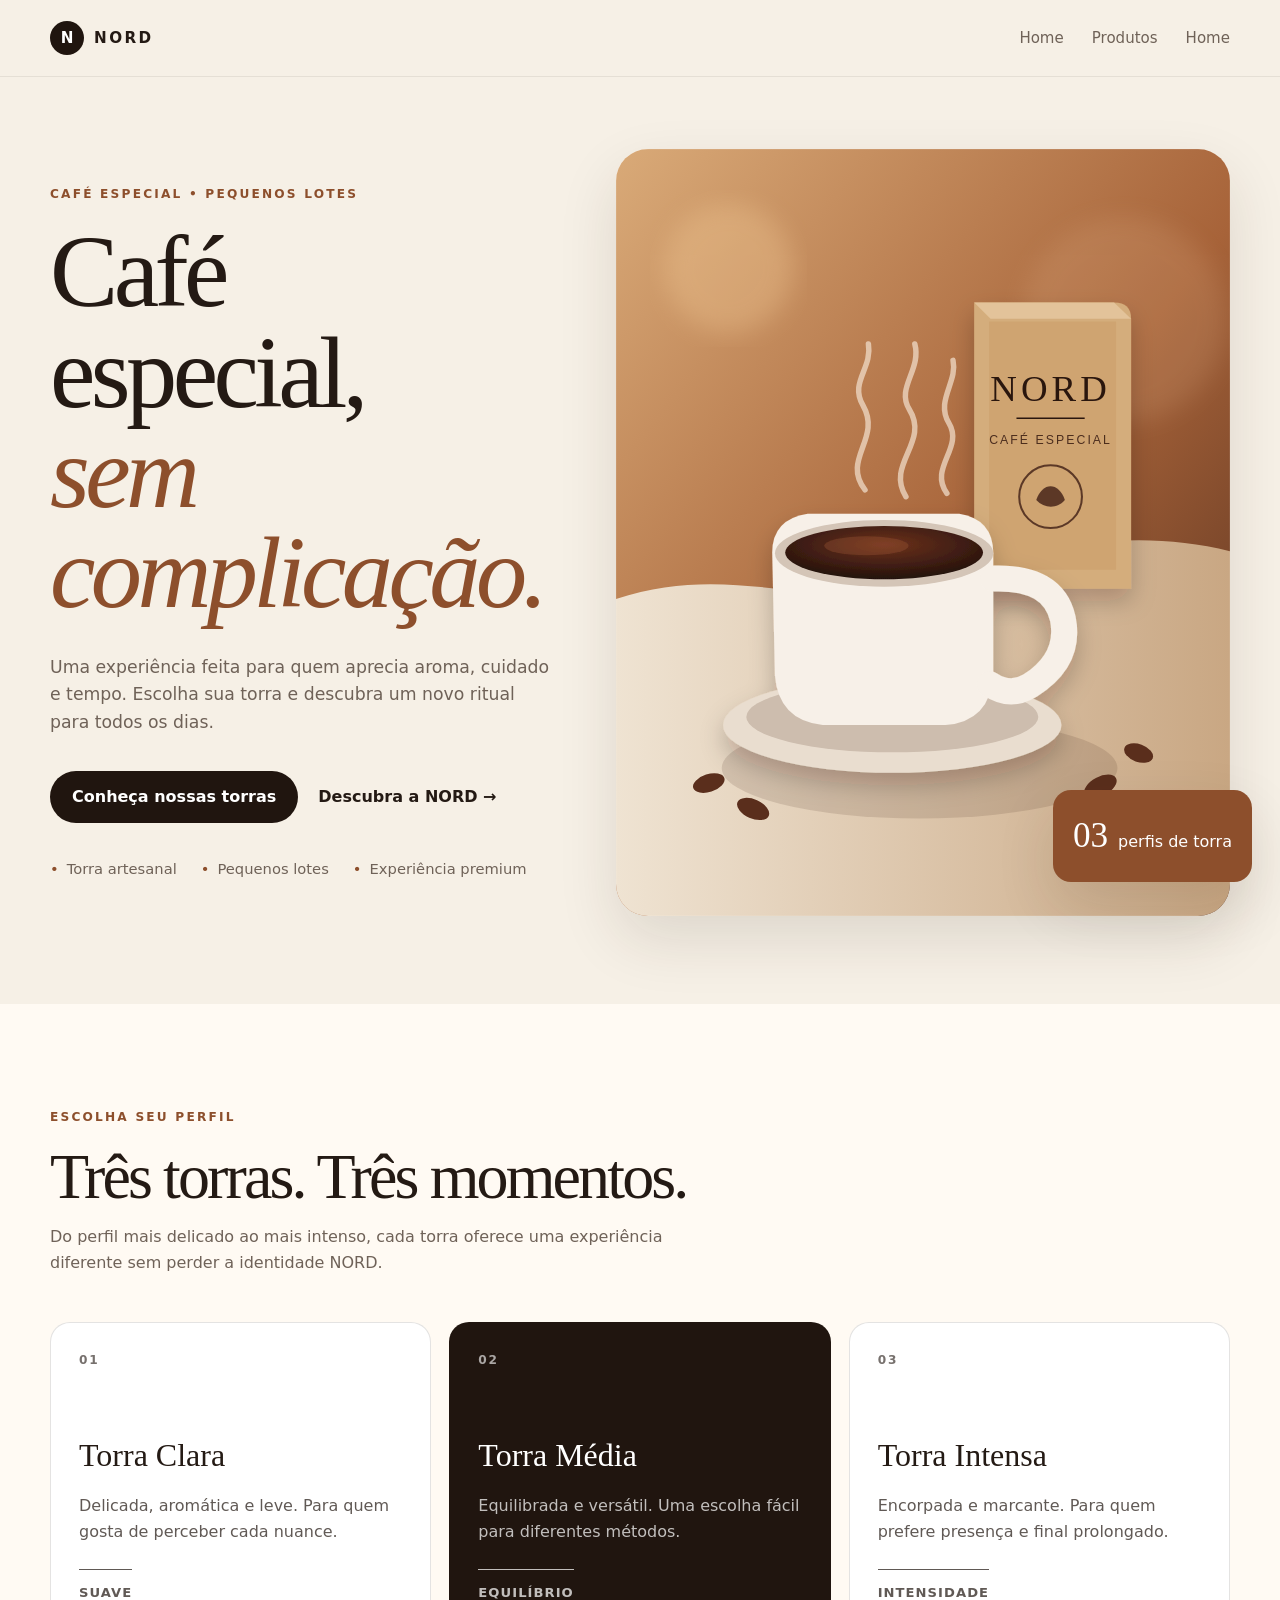
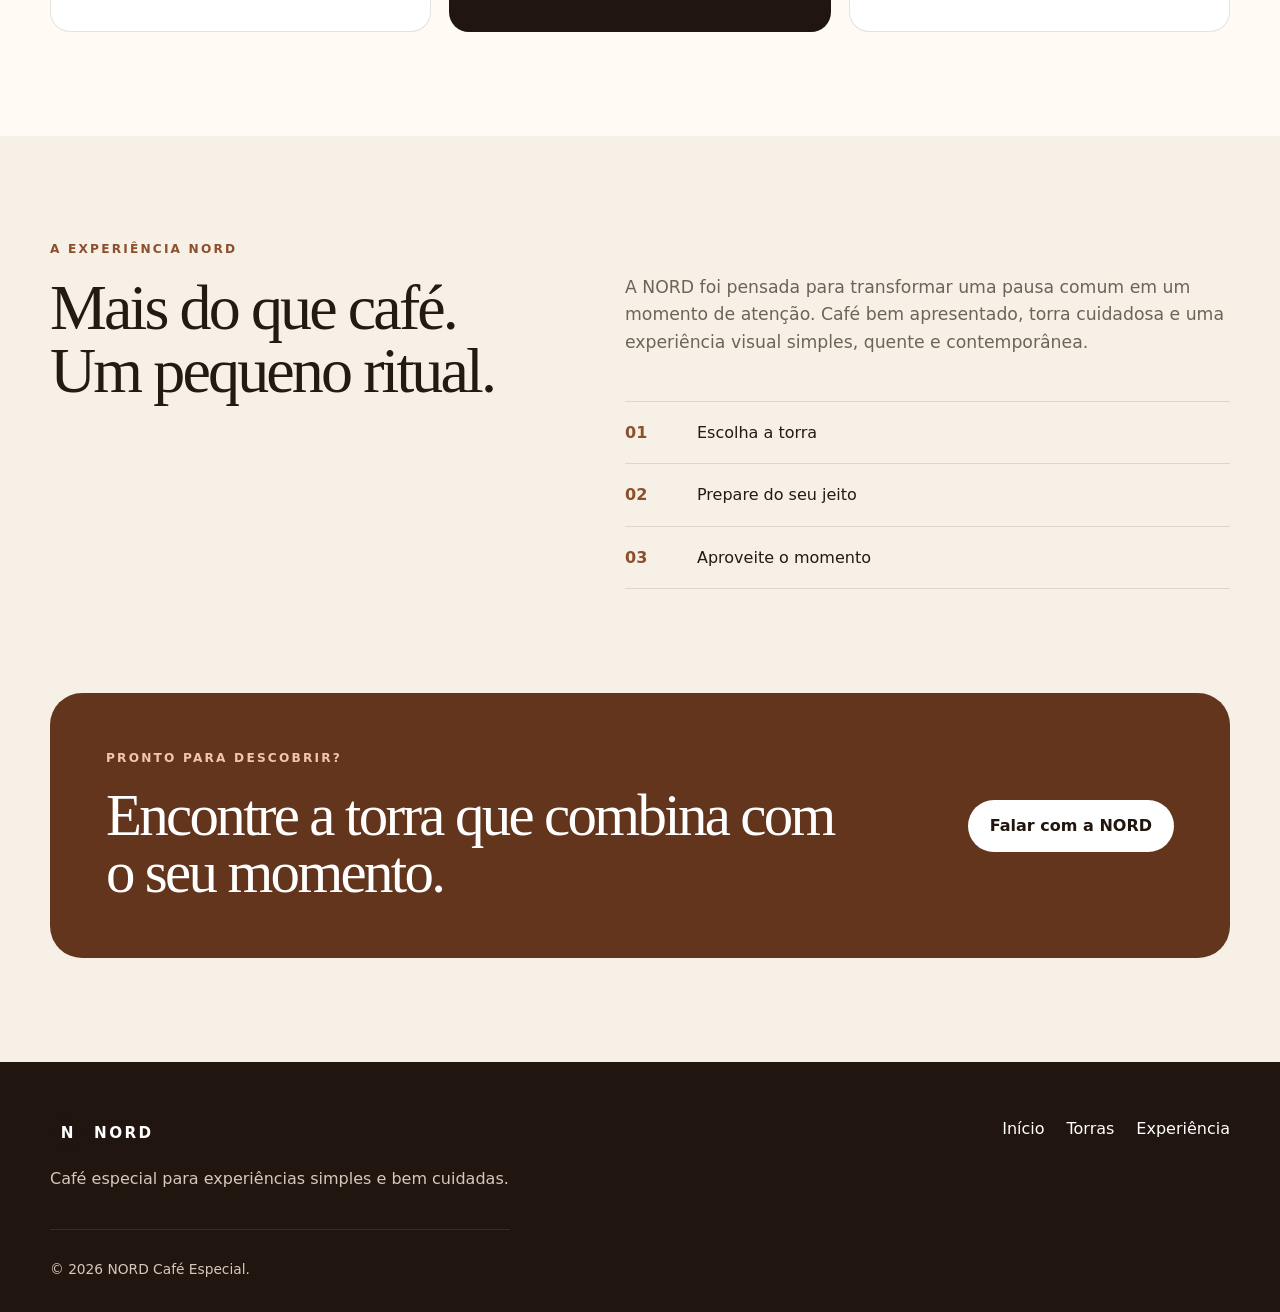
<file: index.html>
<!DOCTYPE html>
<html lang="pt-BR">
<head>
  <meta charset="UTF-8" />
  <meta name="viewport" content="width=device-width, initial-scale=1.0" />
  <meta
    name="description"
    content="NORD Café Especial — uma experiência de café premium, acolhedora e contemporânea."
  />
  <title>NORD — Café Especial</title>

  <link rel="icon" href="assets/images/favicon.svg" type="image/svg+xml" />
  <link rel="stylesheet" href="assets/css/style.css" />
</head>

<body>
  <header class="site-header">
    <div class="container nav-wrapper">
      <a class="brand" href="#inicio" aria-label="NORD - início">
        <span class="brand-mark">N</span>
        <span>NORD</span>
      </a>

      <button
        class="menu-toggle"
        type="button"
        aria-label="Abrir menu"
        aria-expanded="false"
        aria-controls="main-menu"
      >
        <span></span>
        <span></span>
      </button>

      <nav id="main-menu" class="main-nav" aria-label="Navegação principal">
        <a href="index.html">Home</a>
        <a href="produtos.html">Produtos</a>
        <a href="torras.html">Home</a>
      </nav>
    </div>
  </header>

  <main>
    <section class="hero" id="inicio">
      <div class="container hero-grid">
        <div class="hero-copy">
          <p class="eyebrow">CAFÉ ESPECIAL • PEQUENOS LOTES</p>

          <h1>
            Café especial,
            <span>sem complicação.</span>
          </h1>

          <p class="hero-text">
            Uma experiência feita para quem aprecia aroma, cuidado e tempo.
            Escolha sua torra e descubra um novo ritual para todos os dias.
          </p>

          <div class="hero-actions">
            <a class="button button-primary" href="#torras">Conheça nossas torras</a>
            <a class="text-link" href="#origem">Descubra a NORD →</a>
          </div>

          <ul class="hero-highlights" aria-label="Destaques da marca">
            <li>Torra artesanal</li>
            <li>Pequenos lotes</li>
            <li>Experiência premium</li>
          </ul>
        </div>

        <div class="hero-visual">
          <div class="image-frame">
            <img
              src="assets/images/cafe-nord.svg"
              alt="Xícara de café quente ao lado de uma embalagem NORD"
            />
          </div>
          <div class="floating-note">
            <span class="note-number">03</span>
            <span>perfis de torra</span>
          </div>
        </div>
      </div>
    </section>

    <section class="section section-soft" id="torras">
      <div class="container">
        <div class="section-heading">
          <p class="eyebrow">ESCOLHA SEU PERFIL</p>
          <h2>Três torras. Três momentos.</h2>
          <p>
            Do perfil mais delicado ao mais intenso, cada torra oferece uma
            experiência diferente sem perder a identidade NORD.
          </p>
        </div>

        <div class="cards-grid">
          <article class="coffee-card">
            <span class="card-number">01</span>
            <h3>Torra Clara</h3>
            <p>Delicada, aromática e leve. Para quem gosta de perceber cada nuance.</p>
            <span class="card-tag">Suave</span>
          </article>

          <article class="coffee-card featured">
            <span class="card-number">02</span>
            <h3>Torra Média</h3>
            <p>Equilibrada e versátil. Uma escolha fácil para diferentes métodos.</p>
            <span class="card-tag">Equilíbrio</span>
          </article>

          <article class="coffee-card">
            <span class="card-number">03</span>
            <h3>Torra Intensa</h3>
            <p>Encorpada e marcante. Para quem prefere presença e final prolongado.</p>
            <span class="card-tag">Intensidade</span>
          </article>
        </div>
      </div>
    </section>

    <section class="section" id="origem">
      <div class="container story-grid">
        <div>
          <p class="eyebrow">A EXPERIÊNCIA NORD</p>
          <h2>Mais do que café. Um pequeno ritual.</h2>
        </div>

        <div class="story-copy">
          <p>
            A NORD foi pensada para transformar uma pausa comum em um momento
            de atenção. Café bem apresentado, torra cuidadosa e uma experiência
            visual simples, quente e contemporânea.
          </p>

          <div class="story-points">
            <div>
              <strong>01</strong>
              <span>Escolha a torra</span>
            </div>
            <div>
              <strong>02</strong>
              <span>Prepare do seu jeito</span>
            </div>
            <div>
              <strong>03</strong>
              <span>Aproveite o momento</span>
            </div>
          </div>
        </div>
      </div>
    </section>

    <section class="contact-section" id="contato">
      <div class="container contact-card">
        <div>
          <p class="eyebrow eyebrow-light">PRONTO PARA DESCOBRIR?</p>
          <h2>Encontre a torra que combina com o seu momento.</h2>
        </div>
        <a class="button button-light" href="mailto:contato@nord.exemplo">
          Falar com a NORD
        </a>
      </div>
    </section>
  </main>

  <footer class="site-footer">
    <div class="container footer-grid">
      <div>
        <a class="brand brand-footer" href="#inicio">
          <span class="brand-mark">N</span>
          <span>NORD</span>
        </a>
        <p>Café especial para experiências simples e bem cuidadas.</p>
      </div>

      <div class="footer-links">
        <a href="#inicio">Início</a>
        <a href="#torras">Torras</a>
        <a href="#origem">Experiência</a>
      </div>

      <p class="copyright">
        © <span id="current-year"></span> NORD Café Especial.
      </p>
    </div>
  </footer>

  <script src="assets/js/main.js"></script>
</body>
</html>
</file>
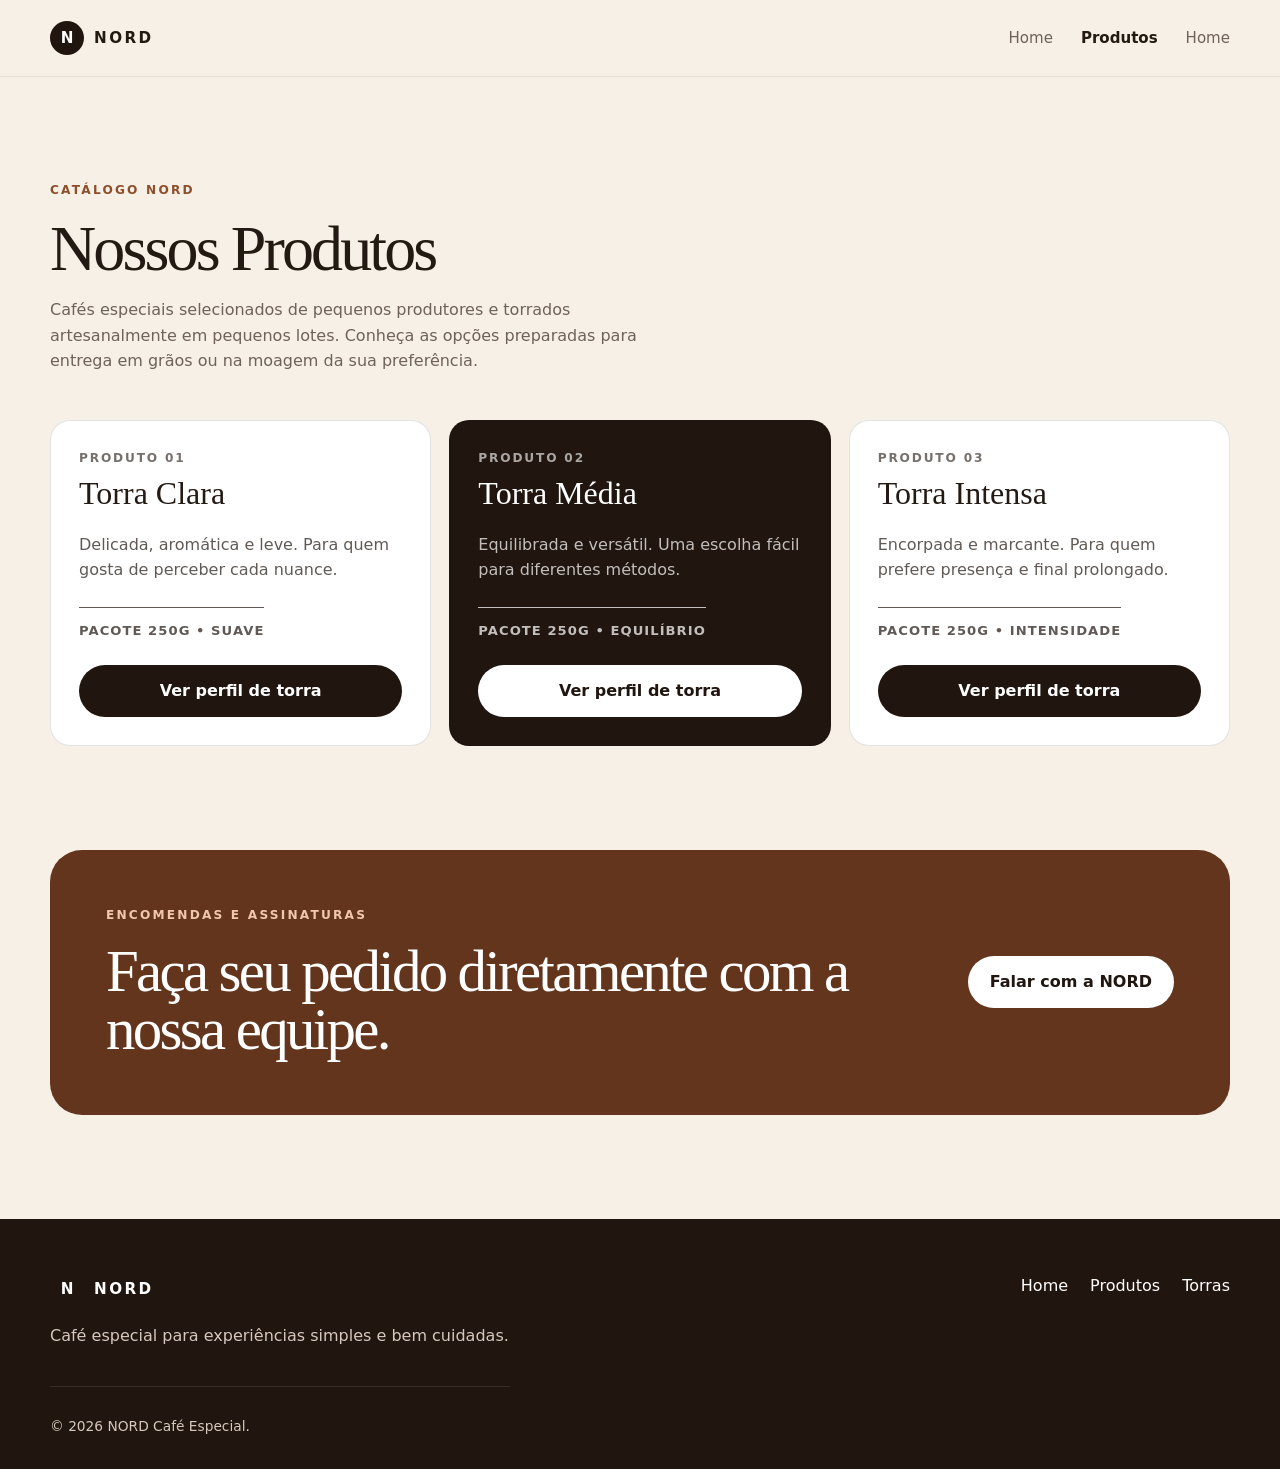
<file: produtos.html>
<!DOCTYPE html>
<html lang="pt-BR">
<head>
  <meta charset="UTF-8" />
  <meta name="viewport" content="width=device-width, initial-scale=1.0" />
  <meta
    name="description"
    content="Produtos NORD — Conheça nossos cafés especiais em grãos ou moídos, disponíveis nos três perfis de torra artesanal."
  />
  <title>Produtos — NORD Café Especial</title>

  <link rel="icon" href="assets/images/favicon.svg" type="image/svg+xml" />
  <link rel="stylesheet" href="assets/css/style.css" />
</head>

<body>
  <header class="site-header">
    <div class="container nav-wrapper">
      <a class="brand" href="index.html" aria-label="NORD - início">
        <span class="brand-mark">N</span>
        <span>NORD</span>
      </a>

      <button
        class="menu-toggle"
        type="button"
        aria-label="Abrir menu"
        aria-expanded="false"
        aria-controls="main-menu"
      >
        <span></span>
        <span></span>
      </button>

      <nav id="main-menu" class="main-nav" aria-label="Navegação principal">
        <a href="index.html">Home</a>
        <a href="produtos.html" class="active">Produtos</a>
        <a href="torras.html">Home</a>
      </nav>
    </div>
  </header>

  <main>
    <section class="section">
      <div class="container">
        <div class="section-heading">
          <p class="eyebrow">CATÁLOGO NORD</p>
          <h1>Nossos Produtos</h1>
          <p>
            Cafés especiais selecionados de pequenos produtores e torrados artesanalmente em pequenos lotes.
            Conheça as opções preparadas para entrega em grãos ou na moagem da sua preferência.
          </p>
        </div>

        <div class="cards-grid">
          <!-- Produto Torra Clara -->
          <article class="coffee-card" id="torra-clara">
            <span class="card-number">PRODUTO 01</span>
            <h3>Torra Clara</h3>
            <p>Delicada, aromática e leve. Para quem gosta de perceber cada nuance.</p>
            <span class="card-tag">Pacote 250g • Suave</span>
            <div class="card-action">
              <a class="button button-primary" href="torras.html#torra-clara">Ver perfil de torra</a>
            </div>
          </article>

          <!-- Produto Torra Média -->
          <article class="coffee-card featured" id="torra-media">
            <span class="card-number">PRODUTO 02</span>
            <h3>Torra Média</h3>
            <p>Equilibrada e versátil. Uma escolha fácil para diferentes métodos.</p>
            <span class="card-tag">Pacote 250g • Equilíbrio</span>
            <div class="card-action">
              <a class="button button-light" href="torras.html#torra-media">Ver perfil de torra</a>
            </div>
          </article>

          <!-- Produto Torra Intensa -->
          <article class="coffee-card" id="torra-intensa">
            <span class="card-number">PRODUTO 03</span>
            <h3>Torra Intensa</h3>
            <p>Encorpada e marcante. Para quem prefere presença e final prolongado.</p>
            <span class="card-tag">Pacote 250g • Intensidade</span>
            <div class="card-action">
              <a class="button button-primary" href="torras.html#torra-intensa">Ver perfil de torra</a>
            </div>
          </article>
        </div>
      </div>
    </section>

    <!-- Aviso sobre integração de e-commerce / pedidos -->
    <section class="contact-section">
      <div class="container contact-card">
        <div>
          <p class="eyebrow eyebrow-light">ENCOMENDAS E ASSINATURAS</p>
          <h2>Faça seu pedido diretamente com a nossa equipe.</h2>
        </div>
        <a class="button button-light" href="mailto:contato@nord.exemplo">
          Falar com a NORD
        </a>
      </div>
    </section>
  </main>

  <footer class="site-footer">
    <div class="container footer-grid">
      <div>
        <a class="brand brand-footer" href="index.html">
          <span class="brand-mark">N</span>
          <span>NORD</span>
        </a>
        <p>Café especial para experiências simples e bem cuidadas.</p>
      </div>

      <div class="footer-links">
        <a href="index.html">Home</a>
        <a href="produtos.html">Produtos</a>
        <a href="torras.html">Torras</a>
      </div>

      <p class="copyright">
        © <span id="current-year"></span> NORD Café Especial.
      </p>
    </div>
  </footer>

  <script src="assets/js/main.js"></script>
</body>
</html>
</file>
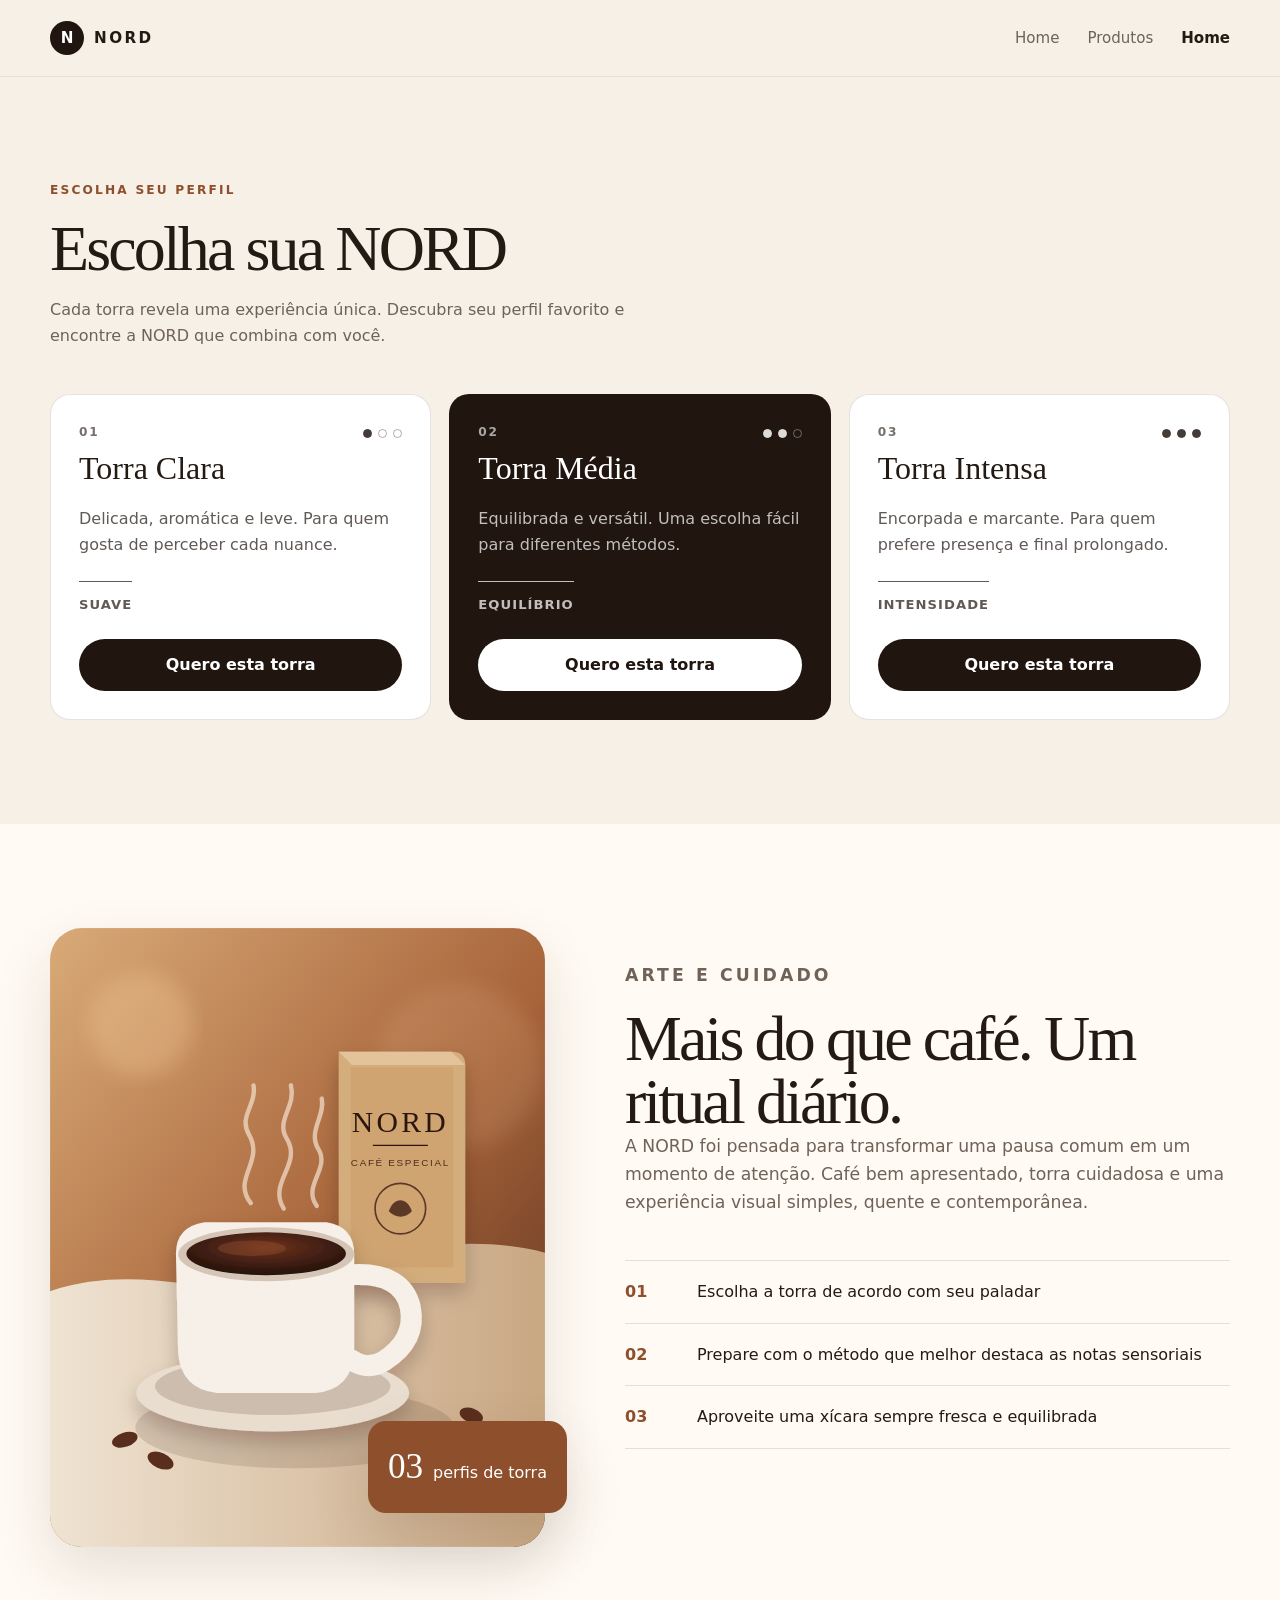
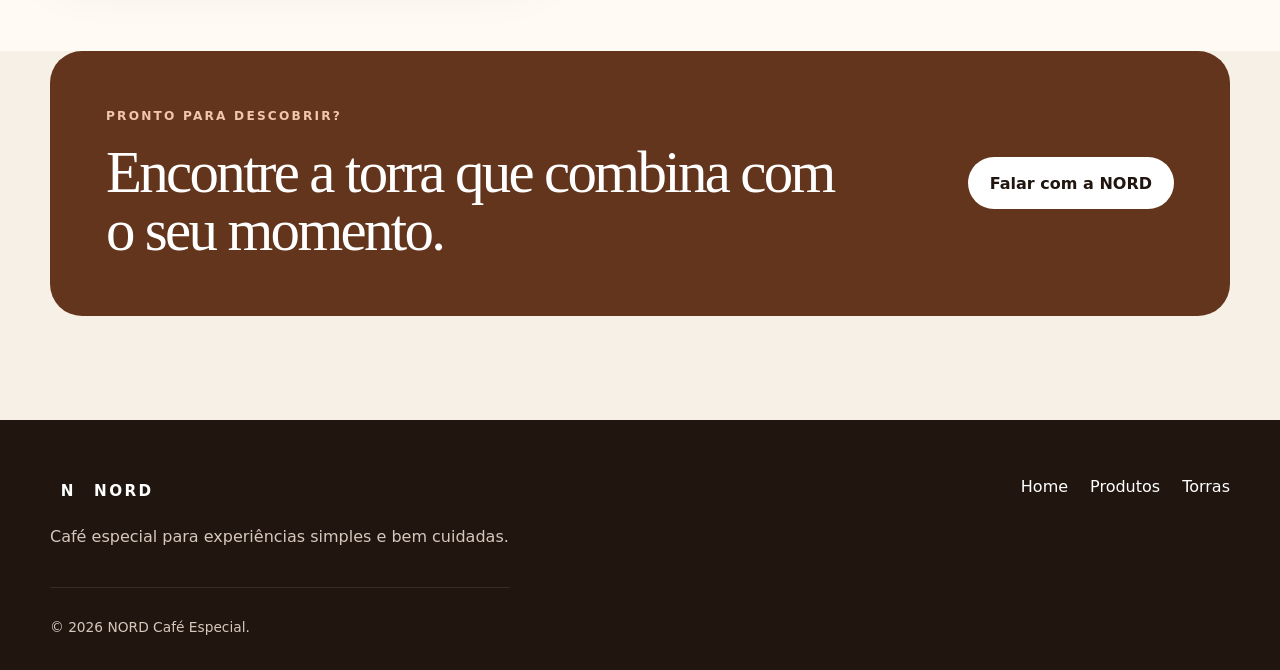
<file: torras.html>
<!DOCTYPE html>
<html lang="pt-BR">
<head>
  <meta charset="UTF-8" />
  <meta name="viewport" content="width=device-width, initial-scale=1.0" />
  <meta
    name="description"
    content="Escolha sua NORD — Conheça nossos três perfis de torra artesanal: Torra Clara, Torra Média e Torra Intensa."
  />
  <title>Escolha sua NORD — NORD Café Especial</title>

  <link rel="icon" href="assets/images/favicon.svg" type="image/svg+xml" />
  <link rel="stylesheet" href="assets/css/style.css" />
</head>

<body>
  <header class="site-header">
    <div class="container nav-wrapper">
      <a class="brand" href="index.html" aria-label="NORD - início">
        <span class="brand-mark">N</span>
        <span>NORD</span>
      </a>

      <button
        class="menu-toggle"
        type="button"
        aria-label="Abrir menu"
        aria-expanded="false"
        aria-controls="main-menu"
      >
        <span></span>
        <span></span>
      </button>

      <nav id="main-menu" class="main-nav" aria-label="Navegação principal">
        <a href="index.html">Home</a>
        <a href="produtos.html">Produtos</a>
        <a href="torras.html" class="active">Home</a>
      </nav>
    </div>
  </header>

  <main>
    <section class="section section-torras">
      <div class="container">
        <div class="section-heading">
          <p class="eyebrow">ESCOLHA SEU PERFIL</p>
          <h1>Escolha sua NORD</h1>
          <p>
            Cada torra revela uma experiência única. Descubra seu perfil favorito
            e encontre a NORD que combina com você.
          </p>
        </div>

        <div class="cards-grid">
          <!-- Torra Clara -->
          <article class="coffee-card" id="torra-clara">
            <div class="card-header">
              <span class="card-number">01</span>
              <div class="roast-level" aria-label="Nível de torra: Clara (1 de 3)">
                <span class="roast-dot filled"></span>
                <span class="roast-dot"></span>
                <span class="roast-dot"></span>
              </div>
            </div>
            <h3>Torra Clara</h3>
            <p>Delicada, aromática e leve. Para quem gosta de perceber cada nuance.</p>
            <span class="card-tag">Suave</span>
            <div class="card-action">
              <a class="button button-primary" href="produtos.html#torra-clara">Quero esta torra</a>
            </div>
          </article>

          <!-- Torra Média -->
          <article class="coffee-card featured" id="torra-media">
            <div class="card-header">
              <span class="card-number">02</span>
              <div class="roast-level" aria-label="Nível de torra: Média (2 de 3)">
                <span class="roast-dot filled"></span>
                <span class="roast-dot filled"></span>
                <span class="roast-dot"></span>
              </div>
            </div>
            <h3>Torra Média</h3>
            <p>Equilibrada e versátil. Uma escolha fácil para diferentes métodos.</p>
            <span class="card-tag">Equilíbrio</span>
            <div class="card-action">
              <a class="button button-light" href="produtos.html#torra-media">Quero esta torra</a>
            </div>
          </article>

          <!-- Torra Intensa -->
          <article class="coffee-card" id="torra-intensa">
            <div class="card-header">
              <span class="card-number">03</span>
              <div class="roast-level" aria-label="Nível de torra: Intensa (3 de 3)">
                <span class="roast-dot filled"></span>
                <span class="roast-dot filled"></span>
                <span class="roast-dot filled"></span>
              </div>
            </div>
            <h3>Torra Intensa</h3>
            <p>Encorpada e marcante. Para quem prefere presença e final prolongado.</p>
            <span class="card-tag">Intensidade</span>
            <div class="card-action">
              <a class="button button-primary" href="produtos.html#torra-intensa">Quero esta torra</a>
            </div>
          </article>
        </div>
      </div>
    </section>

    <!-- Visual institucional e sensorial NORD -->
    <section class="section section-soft">
      <div class="container story-grid">
        <div class="hero-visual">
          <div class="image-frame">
            <img
              src="assets/images/cafe-nord.svg"
              alt="Xícara de café quente ao lado de uma embalagem NORD"
            />
          </div>
          <div class="floating-note">
            <span class="note-number">03</span>
            <span>perfis de torra</span>
          </div>
        </div>

        <div class="story-copy">
          <p class="eyebrow">ARTE E CUIDADO</p>
          <h2>Mais do que café. Um ritual diário.</h2>
          <p>
            A NORD foi pensada para transformar uma pausa comum em um momento
            de atenção. Café bem apresentado, torra cuidadosa e uma experiência
            visual simples, quente e contemporânea.
          </p>

          <div class="story-points">
            <div>
              <strong>01</strong>
              <span>Escolha a torra de acordo com seu paladar</span>
            </div>
            <div>
              <strong>02</strong>
              <span>Prepare com o método que melhor destaca as notas sensoriais</span>
            </div>
            <div>
              <strong>03</strong>
              <span>Aproveite uma xícara sempre fresca e equilibrada</span>
            </div>
          </div>
        </div>
      </div>
    </section>

    <!-- Seção de contato -->
    <section class="contact-section">
      <div class="container contact-card">
        <div>
          <p class="eyebrow eyebrow-light">PRONTO PARA DESCOBRIR?</p>
          <h2>Encontre a torra que combina com o seu momento.</h2>
        </div>
        <a class="button button-light" href="mailto:contato@nord.exemplo">
          Falar com a NORD
        </a>
      </div>
    </section>
  </main>

  <footer class="site-footer">
    <div class="container footer-grid">
      <div>
        <a class="brand brand-footer" href="index.html">
          <span class="brand-mark">N</span>
          <span>NORD</span>
        </a>
        <p>Café especial para experiências simples e bem cuidadas.</p>
      </div>

      <div class="footer-links">
        <a href="index.html">Home</a>
        <a href="produtos.html">Produtos</a>
        <a href="torras.html">Torras</a>
      </div>

      <p class="copyright">
        © <span id="current-year"></span> NORD Café Especial.
      </p>
    </div>
  </footer>

  <script src="assets/js/main.js"></script>
</body>
</html>
</file>
<file: assets/css/style.css>
/* =========================================================
   NORD — Café Especial
   Site-base para atividade de Git, GitHub e Render
   ========================================================= */

:root {
  --bg: #f6f0e6;
  --surface: #fffaf3;
  --surface-2: #eee4d6;
  --text: #241a14;
  --muted: #6f6258;
  --accent: #8d4f2c;
  --accent-dark: #63351d;
  --dark: #20150f;
  --line: rgba(36, 26, 20, 0.12);
  --shadow: 0 24px 60px rgba(52, 30, 18, 0.12);
  --radius-lg: 32px;
  --radius-md: 20px;
  --container: 1180px;
}

* {
  box-sizing: border-box;
}

html {
  scroll-behavior: smooth;
}

body {
  margin: 0;
  font-family: Inter, ui-sans-serif, system-ui, -apple-system, BlinkMacSystemFont, "Segoe UI", sans-serif;
  background: var(--bg);
  color: var(--text);
  line-height: 1.6;
}

img {
  display: block;
  max-width: 100%;
}

a {
  color: inherit;
  text-decoration: none;
}

button,
a {
  -webkit-tap-highlight-color: transparent;
}

.container {
  width: min(calc(100% - 40px), var(--container));
  margin-inline: auto;
}

/* Header -------------------------------------------------- */

.site-header {
  position: sticky;
  top: 0;
  z-index: 50;
  backdrop-filter: blur(16px);
  background: rgba(246, 240, 230, 0.86);
  border-bottom: 1px solid rgba(36, 26, 20, 0.08);
}

.nav-wrapper {
  min-height: 76px;
  display: flex;
  align-items: center;
  justify-content: space-between;
  gap: 24px;
}

.brand {
  display: inline-flex;
  align-items: center;
  gap: 10px;
  font-size: 0.95rem;
  font-weight: 800;
  letter-spacing: 0.16em;
}

.brand-mark {
  width: 34px;
  height: 34px;
  border-radius: 50%;
  display: grid;
  place-items: center;
  color: #fff;
  background: var(--dark);
  letter-spacing: 0;
}

.main-nav {
  display: flex;
  align-items: center;
  gap: 28px;
  font-size: 0.94rem;
}

.main-nav a {
  color: var(--muted);
  transition: color 180ms ease;
}

.main-nav a:hover {
  color: var(--text);
}

.nav-cta {
  padding: 10px 16px;
  border: 1px solid var(--line);
  border-radius: 999px;
}

.menu-toggle {
  display: none;
  border: 0;
  background: transparent;
  padding: 8px;
  cursor: pointer;
}

.menu-toggle span {
  display: block;
  width: 24px;
  height: 2px;
  margin: 5px 0;
  background: var(--text);
}

/* Hero ---------------------------------------------------- */

.hero {
  min-height: calc(100vh - 76px);
  display: grid;
  align-items: center;
  padding: 72px 0 88px;
}

.hero-grid {
  display: grid;
  grid-template-columns: minmax(0, 0.9fr) minmax(420px, 1.1fr);
  align-items: center;
  gap: 64px;
}

.eyebrow {
  margin: 0 0 18px;
  font-size: 0.76rem;
  font-weight: 800;
  letter-spacing: 0.18em;
  color: var(--accent);
}

.hero h1,
.section-heading h1,
.section-heading h2,
.story-grid h2,
.contact-card h2 {
  margin: 0;
  font-family: Georgia, "Times New Roman", serif;
  font-weight: 500;
  line-height: 0.98;
  letter-spacing: -0.045em;
}

.hero h1 {
  max-width: 720px;
  font-size: clamp(4rem, 8vw, 7.6rem);
}

.hero h1 span {
  display: block;
  color: var(--accent);
  font-style: italic;
}

.hero-text {
  max-width: 610px;
  margin: 30px 0 0;
  font-size: 1.08rem;
  color: var(--muted);
}

.hero-actions {
  display: flex;
  align-items: center;
  flex-wrap: wrap;
  gap: 20px;
  margin-top: 34px;
}

.button {
  display: inline-flex;
  align-items: center;
  justify-content: center;
  min-height: 52px;
  padding: 0 22px;
  border-radius: 999px;
  font-weight: 750;
  transition: transform 180ms ease, background 180ms ease;
}

.button:hover {
  transform: translateY(-2px);
}

.button-primary {
  color: #fff;
  background: var(--dark);
}

.button-primary:hover {
  background: var(--accent-dark);
}

.text-link {
  font-weight: 700;
}

.hero-highlights {
  display: flex;
  flex-wrap: wrap;
  gap: 12px 24px;
  padding: 0;
  margin: 34px 0 0;
  list-style: none;
  color: var(--muted);
  font-size: 0.92rem;
}

.hero-highlights li::before {
  content: "•";
  margin-right: 8px;
  color: var(--accent);
}

.hero-visual {
  position: relative;
}

.image-frame {
  overflow: hidden;
  border-radius: var(--radius-lg);
  box-shadow: var(--shadow);
  background: var(--surface);
}

.image-frame img {
  width: 100%;
  aspect-ratio: 4 / 5;
  object-fit: cover;
  transition: transform 700ms cubic-bezier(.2,.7,.2,1);
}

.hero-visual:hover .image-frame img {
  transform: scale(1.025);
}

.floating-note {
  position: absolute;
  right: -22px;
  bottom: 34px;
  min-width: 172px;
  padding: 18px 20px;
  display: flex;
  align-items: baseline;
  gap: 10px;
  border-radius: 18px;
  color: #fff;
  background: var(--accent);
  box-shadow: var(--shadow);
}

.note-number {
  font-family: Georgia, "Times New Roman", serif;
  font-size: 2.2rem;
}

/* Sections ------------------------------------------------ */

.section {
  padding: 104px 0;
}

.section-soft {
  background: var(--surface);
}

.section-heading {
  max-width: 760px;
  margin-bottom: 46px;
}

.section-heading h1,
.section-heading h2,
.story-grid h2,
.contact-card h2 {
  font-size: clamp(2.7rem, 5vw, 5.2rem);
}

.section-heading > p:last-child {
  max-width: 620px;
  color: var(--muted);
}

.cards-grid {
  display: grid;
  grid-template-columns: repeat(3, 1fr);
  gap: 18px;
}

.coffee-card {
  min-height: 310px;
  padding: 28px;
  display: flex;
  flex-direction: column;
  border: 1px solid var(--line);
  border-radius: var(--radius-md);
  background: #fff;
}

.coffee-card.featured {
  color: #fff;
  background: var(--dark);
}

.card-number {
  font-size: 0.76rem;
  font-weight: 800;
  letter-spacing: 0.15em;
  opacity: 0.62;
}

.coffee-card h3 {
  margin: auto 0 12px;
  font-family: Georgia, "Times New Roman", serif;
  font-size: 2rem;
  font-weight: 500;
}

.coffee-card p {
  margin: 0;
  color: inherit;
  opacity: 0.72;
}

.card-tag {
  align-self: flex-start;
  margin-top: 24px;
  padding-top: 12px;
  border-top: 1px solid currentColor;
  font-size: 0.82rem;
  font-weight: 800;
  letter-spacing: 0.08em;
  text-transform: uppercase;
  opacity: 0.72;
}

.card-header {
  display: flex;
  align-items: center;
  justify-content: space-between;
}

.roast-level {
  display: inline-flex;
  gap: 6px;
  align-items: center;
}

.roast-dot {
  width: 9px;
  height: 9px;
  border-radius: 50%;
  border: 1.5px solid currentColor;
  opacity: 0.35;
}

.roast-dot.filled {
  background: currentColor;
  opacity: 0.85;
}

.coffee-card .card-action {
  margin-top: auto;
  padding-top: 24px;
}

.coffee-card .card-action .button {
  width: 100%;
}

.main-nav a.active {
  color: var(--text);
  font-weight: 700;
}

:focus-visible {
  outline: 2px solid var(--accent);
  outline-offset: 3px;
}

.story-grid {
  display: grid;
  grid-template-columns: 0.9fr 1.1fr;
  gap: 80px;
}

.story-copy {
  padding-top: 34px;
}

.story-copy > p {
  max-width: 640px;
  margin-top: 0;
  color: var(--muted);
  font-size: 1.08rem;
}

.story-points {
  margin-top: 44px;
  border-top: 1px solid var(--line);
}

.story-points > div {
  display: grid;
  grid-template-columns: 54px 1fr;
  gap: 18px;
  padding: 18px 0;
  border-bottom: 1px solid var(--line);
}

.story-points strong {
  color: var(--accent);
}

/* CTA ----------------------------------------------------- */

.contact-section {
  padding: 0 0 104px;
}

.contact-card {
  padding: 56px;
  display: flex;
  align-items: center;
  justify-content: space-between;
  gap: 40px;
  border-radius: var(--radius-lg);
  color: #fff;
  background: var(--accent-dark);
}

.contact-card h2 {
  max-width: 760px;
  font-size: clamp(2.4rem, 4.6vw, 4.6rem);
}

.eyebrow-light {
  color: #f0c7ad;
}

.button-light {
  flex: 0 0 auto;
  color: var(--dark);
  background: #fff;
}

.button-light:hover {
  background: var(--surface-2);
}

/* Footer -------------------------------------------------- */

.site-footer {
  padding: 54px 0 32px;
  color: #d7c8bd;
  background: var(--dark);
}

.footer-grid {
  display: grid;
  grid-template-columns: 1fr auto;
  gap: 24px 48px;
  align-items: start;
}

.brand-footer {
  color: #fff;
}

.footer-grid p {
  max-width: 460px;
  margin-bottom: 0;
}

.footer-links {
  display: flex;
  gap: 22px;
  color: #fff;
}

.copyright {
  grid-column: 1 / -1;
  padding-top: 28px;
  border-top: 1px solid rgba(255,255,255,0.1);
  font-size: 0.86rem;
}

/* Responsividade ----------------------------------------- */

@media (max-width: 900px) {
  .hero-grid,
  .story-grid {
    grid-template-columns: 1fr;
  }

  .hero {
    padding-top: 48px;
  }

  .hero-visual {
    max-width: 650px;
  }

  .cards-grid {
    grid-template-columns: repeat(auto-fit, minmax(260px, 1fr));
  }

  .coffee-card {
    min-height: 240px;
  }

  .contact-card {
    align-items: flex-start;
    flex-direction: column;
  }

  .floating-note {
    right: 18px;
  }
}

@media (max-width: 720px) {
  .container {
    width: min(calc(100% - 28px), var(--container));
  }

  .menu-toggle {
    display: block;
  }

  .main-nav {
    position: absolute;
    top: calc(100% + 1px);
    left: 14px;
    right: 14px;
    padding: 20px;
    display: none;
    align-items: stretch;
    flex-direction: column;
    gap: 8px;
    border: 1px solid var(--line);
    border-radius: 18px;
    background: var(--surface);
    box-shadow: var(--shadow);
  }

  .main-nav.is-open {
    display: flex;
  }

  .main-nav a {
    padding: 10px 8px;
  }

  .hero h1 {
    font-size: clamp(3.3rem, 18vw, 5.3rem);
  }

  .hero-grid {
    gap: 42px;
  }

  .section {
    padding: 78px 0;
  }

  .cards-grid {
    grid-template-columns: 1fr;
  }

  .contact-card {
    padding: 34px 26px;
  }

  .footer-grid {
    grid-template-columns: 1fr;
  }

  .footer-links {
    flex-wrap: wrap;
  }

  .copyright {
    grid-column: auto;
  }
}
</file>
